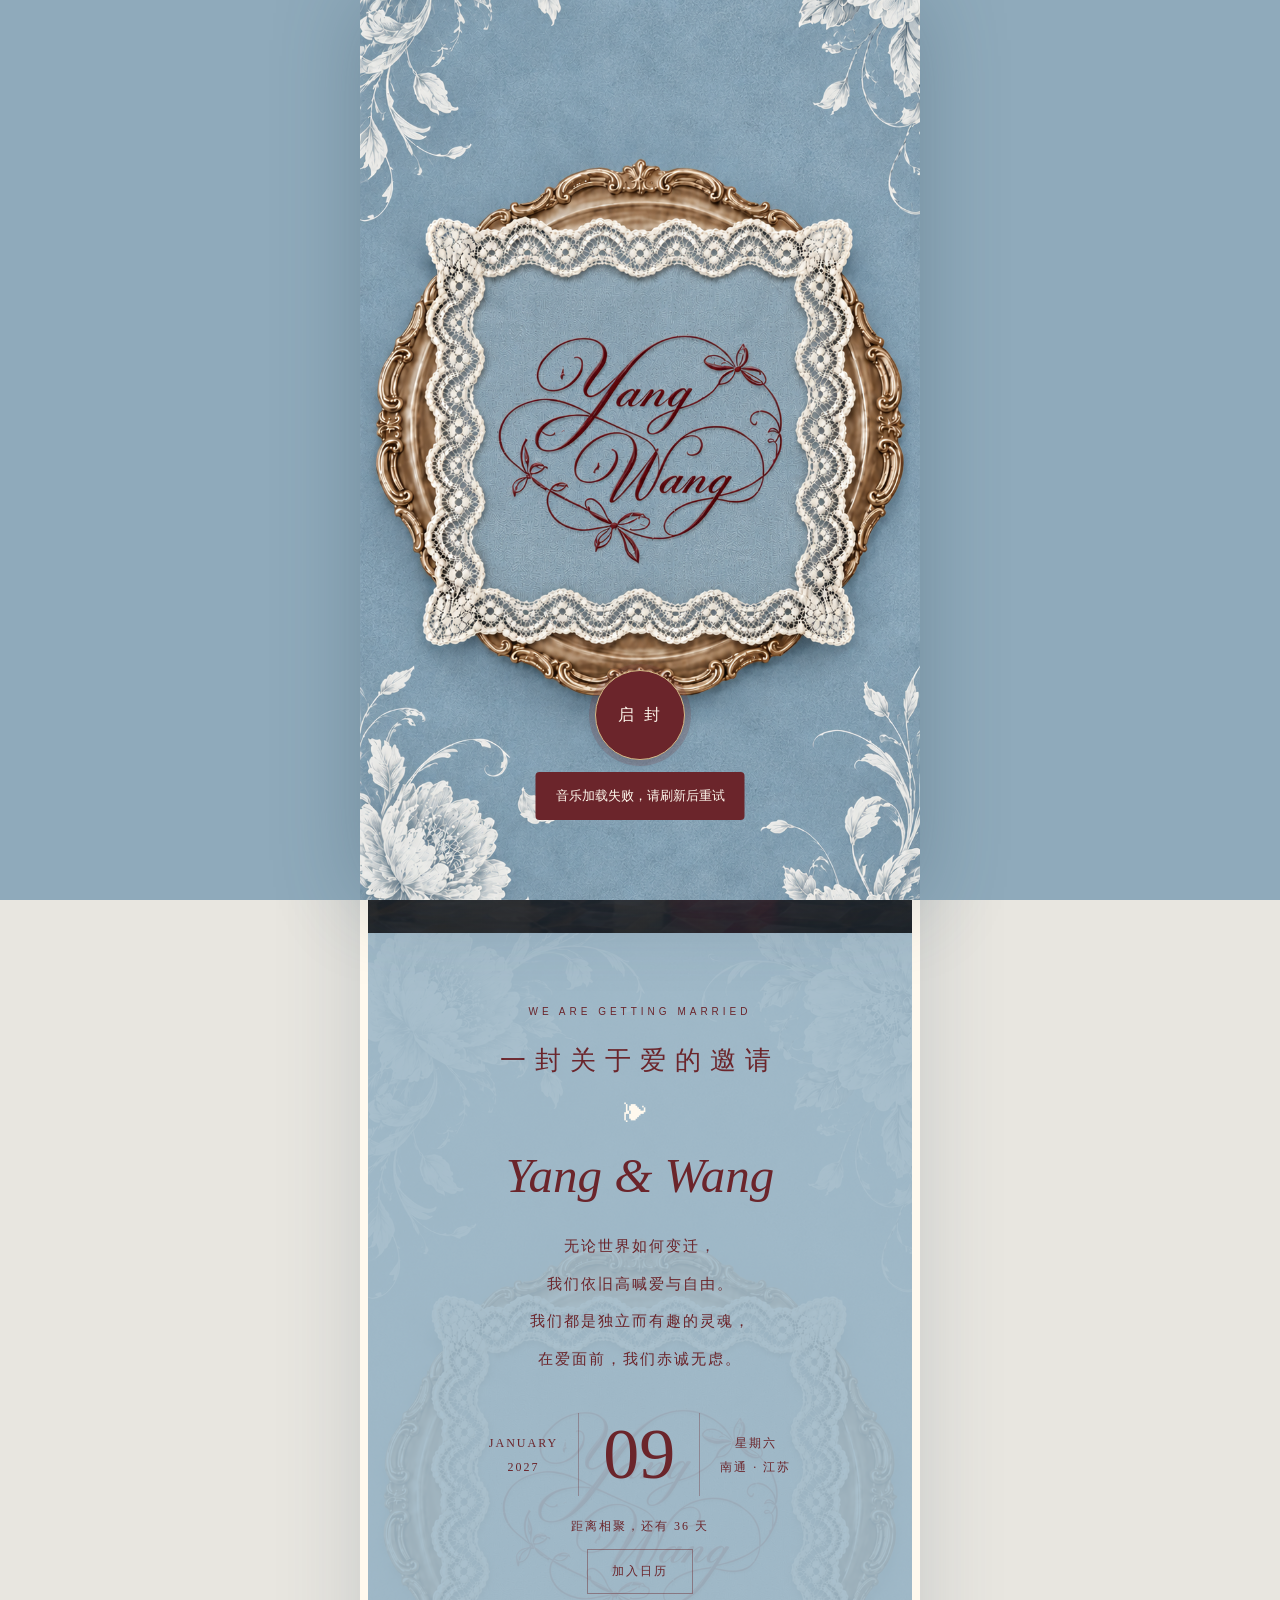
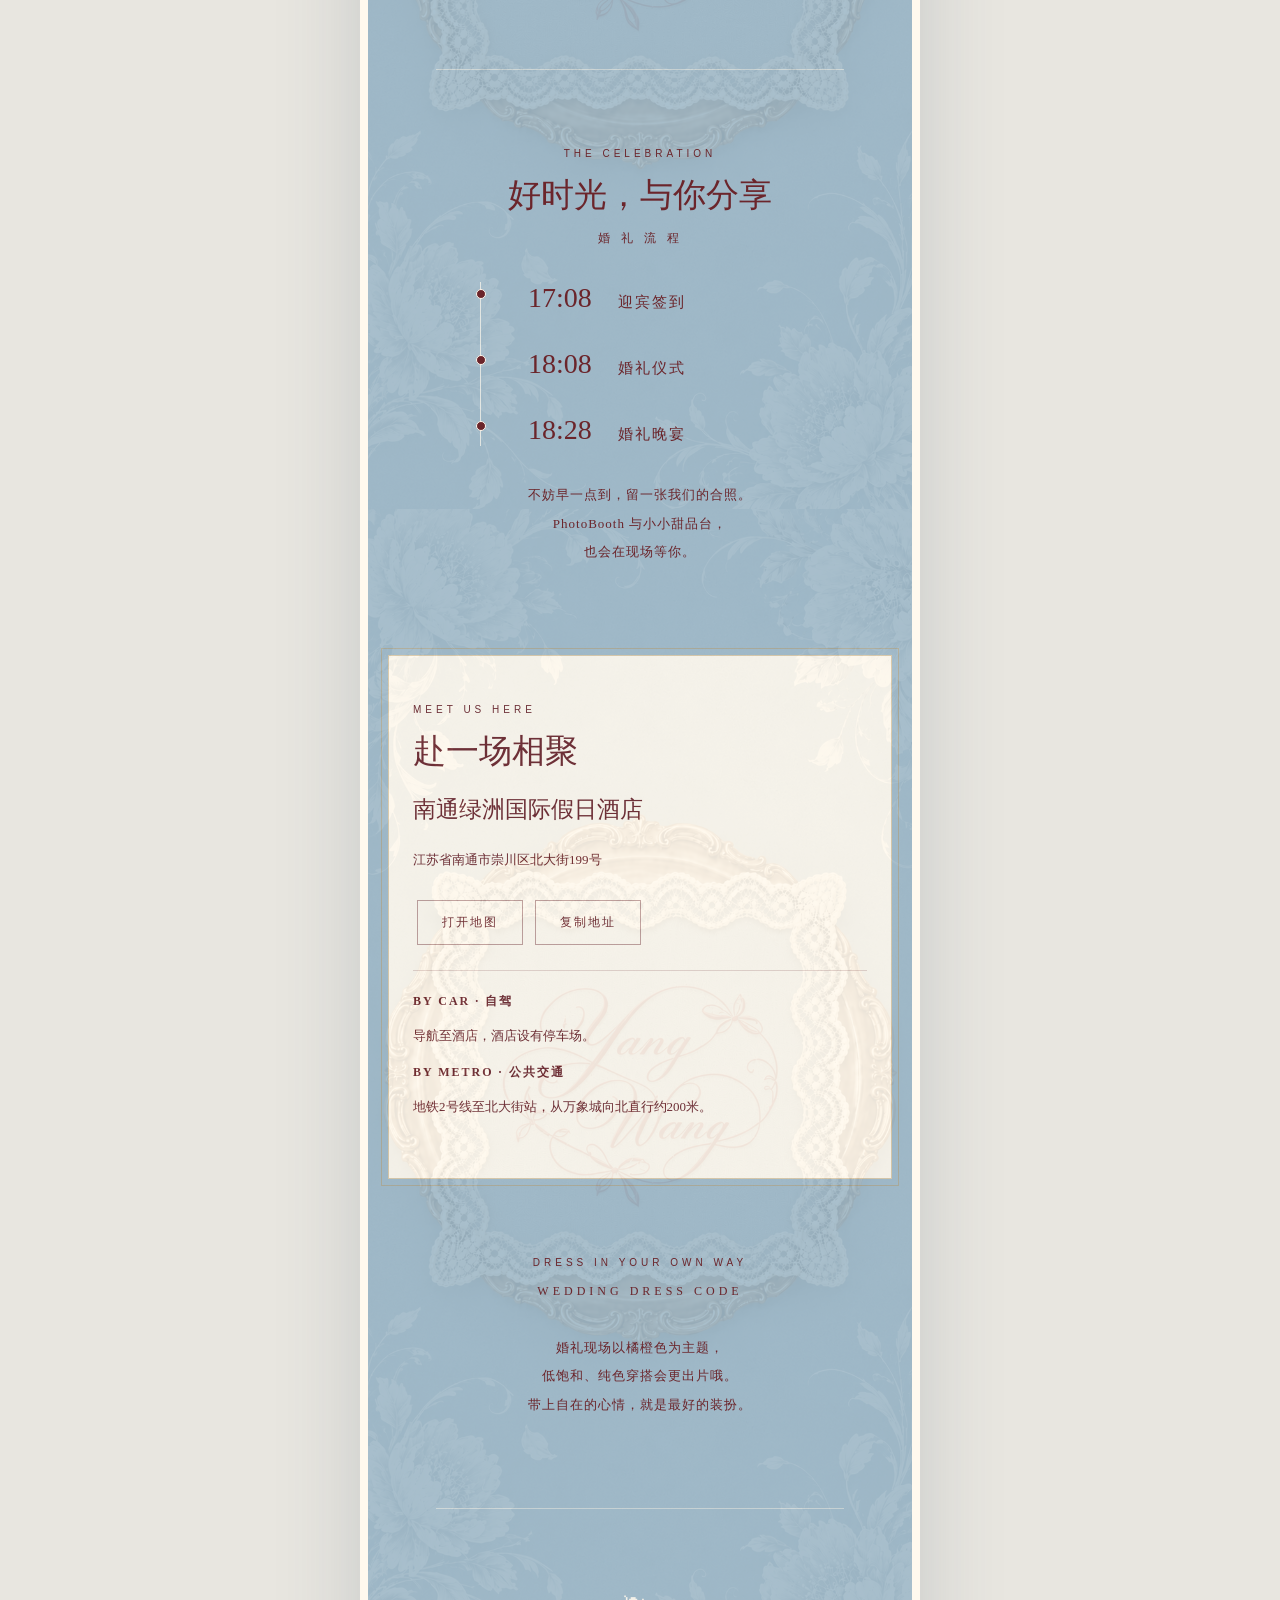
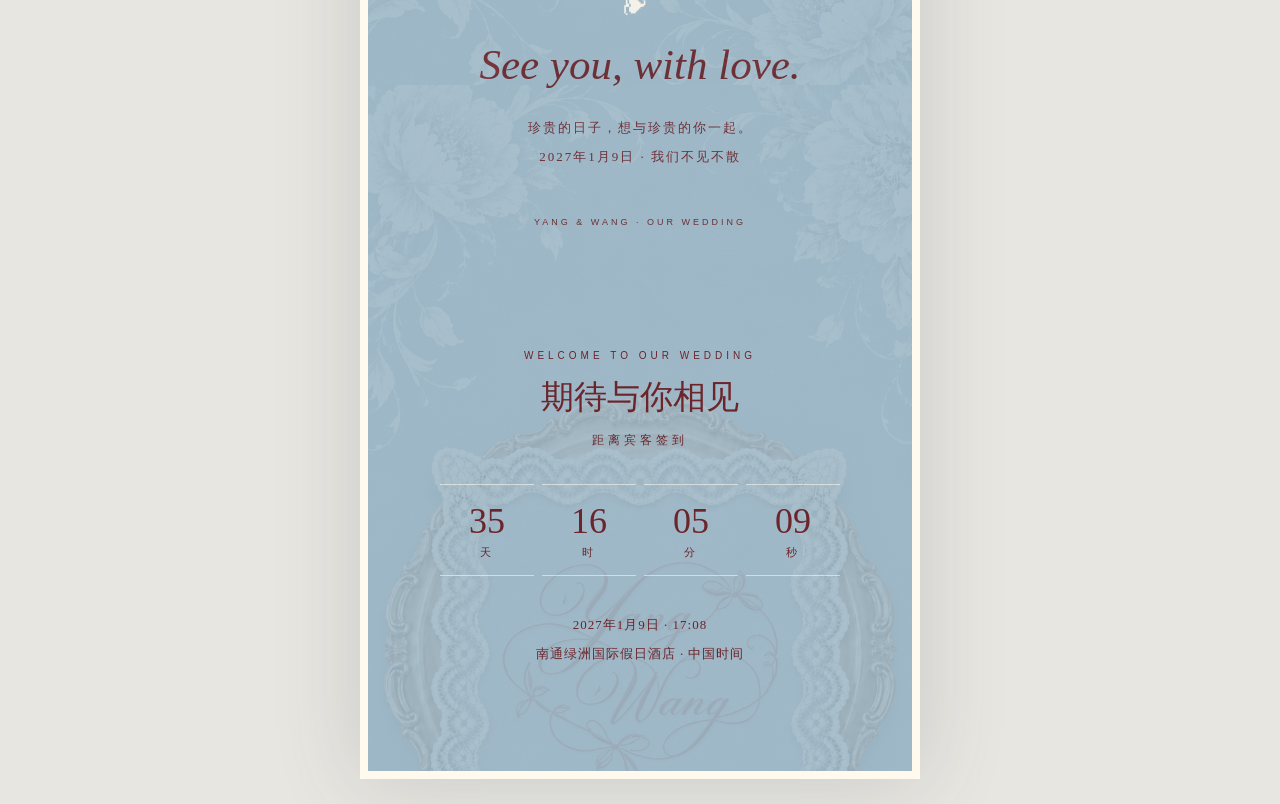
<file: index.html>
<!doctype html>
<html lang="zh-CN">
<head>
  <meta charset="utf-8">
  <meta name="viewport" content="width=device-width,initial-scale=1">
  <meta name="theme-color" content="#91adbe">
  <title>Welcome to Our Wedding · Yang &amp; Wang</title>
  <meta name="description" content="Welcome to Our Wedding · Yang &amp; Wang · 2027年1月9日 · 南通">
  <meta property="og:title" content="Welcome to Our Wedding">
  <meta property="og:description" content="Yang &amp; Wang · 2027年1月9日 · 南通。诚邀您见证我们的婚礼。">
  <meta property="og:type" content="website">
  <!-- Relative URLs work locally. Run tools/set_site_url.py for absolute share URLs before sharing a deployed site. -->
  <meta property="og:url" content="./">
  <meta property="og:image" content="./assets/images/share-cover.jpg">
  <meta property="og:image:width" content="240">
  <meta property="og:image:height" content="240">
  <meta property="og:image:type" content="image/jpeg">
  <meta property="og:image:alt" content="Yang &amp; Wang 婚礼请柬封面">
  <meta name="twitter:card" content="summary">
  <meta name="twitter:title" content="Welcome to Our Wedding">
  <meta name="twitter:image" content="./assets/images/share-cover.jpg">
  <link rel="image_src" href="./assets/images/share-cover.jpg">
  <link rel="canonical" href="./">
  <link rel="icon" href="./assets/images/share-cover.jpg" type="image/jpeg">
  <link rel="stylesheet" href="./css/styles.css">
  <script defer src="./js/config.js"></script>
  <script defer src="./js/app.js"></script>
</head>
<body>

<div class="gate" id="gate" role="dialog" aria-modal="true" aria-label="婚礼邀请函封面" hidden>
<div class="cover">
<button class="seal" id="open" aria-label="打开婚礼邀请函">启 封</button><small>A LETTER FOR YOU</small></div></div>
<main class="invite" id="invitationContent">
<header class="hero" id="home">
<div class="topbar"><span>YANG & WANG</span><span>09 · 01 · 2027</span></div><img src="./assets/images/couple.jpg" alt="新郎与新娘的婚纱合照">
<div class="hero-bottom">
<div class="eyebrow">Together with you</div>
<h1>岁岁 · 与共</h1>
<p>诚邀您见证我们的婚礼</p>
<a class="scroll" href="#invitation" aria-label="向下阅读邀请函">↓</a></div></header>
<div class="paper">
<section class="section intro reveal" id="invitation">
<div class="eyebrow">We are getting married</div>
<h2>一封关于爱的邀请</h2>
<div class="ornament">❧</div>
<h3 class="script">Yang & Wang</h3>
<p class="quote">无论世界如何变迁，<br>我们依旧高喊爱与自由。<br>我们都是独立而有趣的灵魂，<br>在爱面前，我们赤诚无虑。</p>
<div class="date"><span>JANUARY<br>2027</span><strong>09</strong><span>星期六<br>南通 · 江苏</span></div>
<div class="countdown" id="countdown"></div>
<a class="outline" href="./wedding.ics" id="calendarLink">加入日历</a></section>
<div class="divider"></div>
<section class="section reveal">
<div class="eyebrow">The celebration</div>
<h2 class="heading">好时光，与你分享</h2>
<p class="sub">婚 礼 流 程</p>
<div class="timeline">
<div class="event">
<time>17:08</time><span>迎宾签到</span></div>
<div class="event">
<time>18:08</time><span>婚礼仪式</span></div>
<div class="event">
<time>18:28</time><span>婚礼晚宴</span></div></div>
<p class="note">不妨早一点到，留一张我们的合照。<br>PhotoBooth 与小小甜品台，<br>也会在现场等你。</p></section>
<section class="venue reveal">
<div class="eyebrow">Meet us here</div>
<h2 class="heading">赴一场相聚</h2>
<h3>南通绿洲国际假日酒店</h3>
<p>江苏省南通市崇川区北大街199号</p>
<a class="outline" href="https://uri.amap.com/search?keyword=%E5%8D%97%E9%80%9A%E7%BB%BF%E6%B4%B2%E5%9B%BD%E9%99%85%E5%81%87%E6%97%A5%E9%85%92%E5%BA%97&city=%E5%8D%97%E9%80%9A&callnative=1" target="_blank" rel="noopener">打开地图</a>
<button class="outline" id="copy">复制地址</button>
<div class="transport"><b>BY CAR · 自驾</b>
<p>导航至酒店，酒店设有停车场。</p><b>BY METRO · 公共交通</b>
<p>地铁2号线至北大街站，从万象城向北直行约200米。</p></div></section>
<section class="section reveal">
<div class="eyebrow">Dress in your own way</div>
<p class="sub">WEDDING DRESS CODE</p>
<p class="note">婚礼现场以橘橙色为主题，<br>低饱和、纯色穿搭会更出片哦。<br>带上自在的心情，就是最好的装扮。</p></section>
<div class="divider"></div>
<footer class="closing reveal">
<div class="ornament">❧</div>
<div class="script">See you, with love.</div>
<p>珍贵的日子，想与珍贵的你一起。<br>2027年1月9日 · 我们不见不散</p>
<div class="footer">YANG & WANG · OUR WEDDING</div></footer>
<section class="section final-countdown reveal">
<div class="eyebrow">WELCOME TO OUR WEDDING</div>
<h2 class="heading">期待与你相见</h2>
<p class="sub">距离宾客签到</p>
<div class="countdown-grid" id="guestCountdown" role="timer" aria-label="距离宾客签到的天时分秒" aria-live="off">
<div><strong data-countdown="days">--</strong><span>天</span></div>
<div><strong data-countdown="hours">--</strong><span>时</span></div>
<div><strong data-countdown="minutes">--</strong><span>分</span></div>
<div><strong data-countdown="seconds">--</strong><span>秒</span></div></div>
<p class="note">2027年1月9日 · 17:08<br>南通绿洲国际假日酒店 · 中国时间</p></section></div></main>
<button class="replay" id="replay" aria-label="重新播放启封动画">↺</button>
<div class="music-panel" id="musicControls">
<button id="musicToggle" aria-label="播放背景音乐" aria-pressed="false">播放音乐</button></div>
<audio id="bgm" src="./assets/audio/yujunshu.m4a" loop preload="metadata" playsinline></audio>
<div class="toast" id="toast" role="status"></div>
<noscript><p class="note" style="text-align:center">启用 JavaScript 可查看开场动画、实时倒计时和背景音乐。婚礼信息、地图及日历链接仍可使用。</p></noscript>
</body>
</html>
</file>
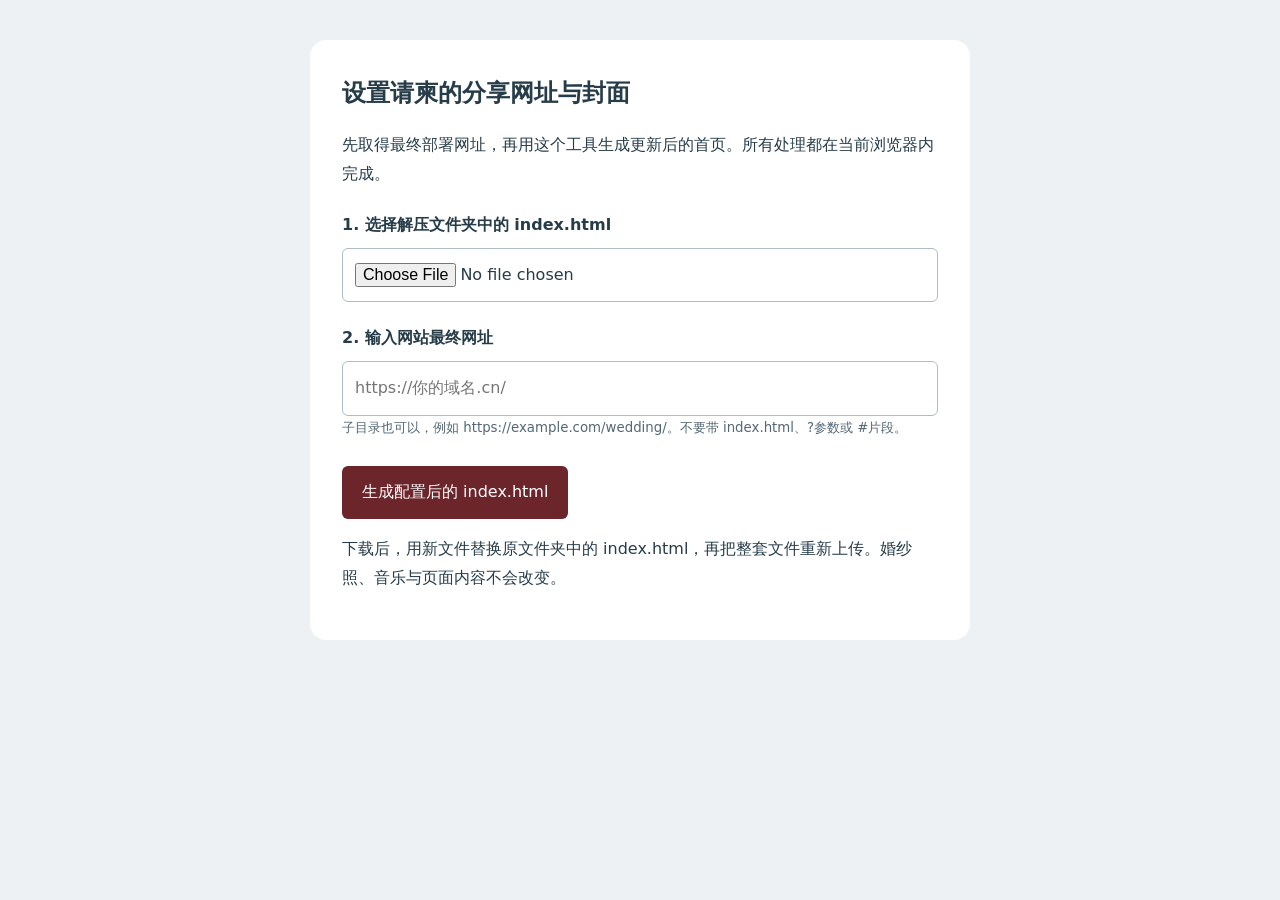
<file: tools/configure-share.html>
<!doctype html>
<html lang="zh-CN">
<head>
  <meta charset="utf-8">
  <meta name="viewport" content="width=device-width,initial-scale=1">
  <title>设置婚礼请柬分享网址</title>
  <style>
    * { box-sizing: border-box; }
    body { margin: 0; padding: 40px 20px; background: #edf1f3; color: #263c49; font: 16px/1.8 system-ui,sans-serif; }
    main { max-width: 660px; margin: auto; background: white; padding: 32px; border-radius: 16px; }
    h1 { font-size: 24px; margin-top: 0; }
    label { display: block; margin: 22px 0 8px; font-weight: 600; }
    input { width: 100%; padding: 12px; font: inherit; border: 1px solid #adbdc8; border-radius: 6px; }
    button { margin-top: 26px; padding: 12px 20px; background: #6b252b; color: white; border: 0; border-radius: 6px; font: inherit; cursor: pointer; }
    small { display: block; color: #536775; }
    #status { white-space: pre-line; }
  </style>
</head>
<body>
<main>
  <h1>设置请柬的分享网址与封面</h1>
  <p>先取得最终部署网址，再用这个工具生成更新后的首页。所有处理都在当前浏览器内完成。</p>
  <form id="form">
    <label for="file">1. 选择解压文件夹中的 index.html</label>
    <input id="file" type="file" accept=".html,text/html" required>
    <label for="site">2. 输入网站最终网址</label>
    <input id="site" type="url" placeholder="https://你的域名.cn/" required>
    <small>子目录也可以，例如 https://example.com/wedding/。不要带 index.html、?参数或 #片段。</small>
    <button type="submit">生成配置后的 index.html</button>
  </form>
  <p id="status" role="status"></p>
  <p>下载后，用新文件替换原文件夹中的 index.html，再把整套文件重新上传。婚纱照、音乐与页面内容不会改变。</p>
</main>
<script>
"use strict";
function configureShare(html, rawUrl) {
  var url = new URL(rawUrl.trim());
  if (!/^https?:$/.test(url.protocol) || !url.hostname || url.username || url.password || url.search || url.hash) {
    throw new Error("请输入完整的 http(s) 网址，不要带登录信息、?参数或 #片段。");
  }
  if (/\.html?$/i.test(url.pathname)) {
    throw new Error("请输入网站文件夹的网址，不要附加 index.html。");
  }
  url.pathname = url.pathname.replace(/\/+$/, "") + "/";
  var page = url.href;
  var image = new URL("assets/images/share-cover.jpg", page).href;
  var fields = [
    [/(<meta property="og:url" content=")[^"]*(")/g, page],
    [/(<meta property="og:image" content=")[^"]*(")/g, image],
    [/(<meta name="twitter:image" content=")[^"]*(")/g, image],
    [/(<link rel="image_src" href=")[^"]*(")/g, image],
    [/(<link rel="canonical" href=")[^"]*(")/g, page],
  ];
  fields.forEach(function (field) {
    var count = 0;
    var escaped = field[1].replace(/&/g, "&amp;").replace(/"/g, "&quot;").replace(/</g, "&lt;").replace(/>/g, "&gt;");
    html = html.replace(field[0], function (_, before, after) { count++; return before + escaped + after; });
    if (count !== 1) { throw new Error("所选文件缺少请柬分享标签，请选择本文件夹中的 index.html。"); }
  });
  return { html: html, page: page };
}
document.getElementById("form").addEventListener("submit", async function (event) {
  event.preventDefault();
  var status = document.getElementById("status");
  try {
    var file = document.getElementById("file").files[0];
    if (!file) { throw new Error("请先选择 index.html。"); }
    var result = configureShare(await file.text(), document.getElementById("site").value);
    var download = document.createElement("a");
    var blobUrl = URL.createObjectURL(new Blob([result.html], { type: "text/html;charset=utf-8" }));
    download.href = blobUrl;
    download.download = "index.html";
    document.body.appendChild(download);
    download.click();
    download.remove();
    setTimeout(function () { URL.revokeObjectURL(blobUrl); }, 30000);
    status.textContent = "已生成首页，分享网址：" + result.page + "\n请用下载文件替换原 index.html，然后重新上传。若文件名带有 (1)，请改回 index.html。";
  } catch (error) { status.textContent = "配置未完成：" + error.message; }
});
</script>
</body>
</html>
</file>
<file: css/styles.css>
/* Original blue invitation design, extracted from published version 15. */
:root {
  --blue:#a1bac9;
  --wine:#6b252b;
  --ivory:#fff9ee;
  --gold:#b79965;
}
* {
  box-sizing:border-box;
}
html {
  scroll-behavior:smooth;
}
body {
  margin:0;
  background:#e8e6e0;
  color:var(--wine);
  font-family:Georgia,'Songti SC','Noto Serif CJK SC',serif;
}
button,a {
  -webkit-tap-highlight-color:transparent;
}
button {
  font:inherit;
  cursor:pointer;
}
a {
  color:inherit;
}
button:focus-visible,a:focus-visible {
  outline:3px solid #b79965;
  outline-offset:5px;
}
.invite {
  max-width:560px;
  margin:auto;
  background:var(--blue);
  box-shadow:0 0 80px #334b5e30;
  overflow:hidden;
  position:relative;
}
.gate {
  position:fixed;
  inset:0;
  z-index:20;
  background:#8faabb;
  display:grid;
  place-items:center;
  transition:opacity 1.2s,visibility 1.2s;
}
.gate.open {
  opacity:0;
  visibility:hidden;
  pointer-events:none;
}
.cover {
  height:100dvh;
  width:min(100%,560px);
  background:url('../assets/images/invitation-cover.png') center/cover no-repeat;
  display:flex;
  align-items:center;
  justify-content:flex-end;
  flex-direction:column;
  padding-bottom:11vh;
}
.seal {
  background:var(--wine);
  color:var(--ivory);
  border:1px solid #d4b987;
  border-radius:50%;
  width:90px;
  height:90px;
  box-shadow:0 0 0 6px #782c3330,0 5px 15px #304c5e44;
  letter-spacing:3px;
  animation:breathe 3s infinite;
}
.cover small {
  margin-top:25px;
  color:#fff9ee;
  letter-spacing:4px;
  text-shadow:0 1px 5px #304352;
}
.topbar {
  position:absolute;
  top:25px;
  left:25px;
  right:25px;
  z-index:2;
  display:flex;
  justify-content:space-between;
  color:var(--ivory);
  font-size:10px;
  letter-spacing:3px;
}
.hero {
  height:94dvh;
  min-height:660px;
  max-height:1000px;
  position:relative;
  background:#373635;
}
.hero img {
  width:100%;
  height:100%;
  object-fit:cover;
  object-position:50% 47%;
  animation:photo 16s ease-in-out infinite alternate;
}
.hero:after {
  content:'';
  position:absolute;
  inset:0;
  background:linear-gradient(#0003,transparent 35%,transparent 55%,#17222bc4);
}
.hero-bottom {
  position:absolute;
  bottom:35px;
  left:15px;
  right:15px;
  z-index:1;
  color:var(--ivory);
  text-align:center;
}
.eyebrow {
  font:10px/1.8 Arial,sans-serif;
  letter-spacing:4px;
  text-transform:uppercase;
}
.hero-bottom h1 {
  font-size:49px;
  font-weight:400;
  letter-spacing:6px;
  margin:12px 0 18px;
}
.hero-bottom p {
  letter-spacing:6px;
  font-size:13px;
}
.scroll {
  display:block;
  margin-top:30px;
  font-size:22px;
  text-decoration:none;
  animation:float 2s infinite;
}
.paper {
  background:var(--blue);
  position:relative;
}
.paper:before {
  content:'';
  position:absolute;
  inset:0;
  background:url('../assets/images/invitation-cover.png') center top/100% auto;
  opacity:.09;
  pointer-events:none;
}
.section {
  position:relative;
  text-align:center;
  padding:75px 34px;
}
.reveal {
  opacity:1;
  transform:none;
  transition:opacity 1s,transform 1s;
}
.has-reveal .reveal:not(.shown) {
  opacity:0;
  transform:translateY(25px);
}
.reveal.shown {
  opacity:1;
  transform:none;
}
.ornament {
  font-size:26px;
  color:var(--ivory);
  letter-spacing:12px;
  margin:18px 0;
}
.intro {
  padding-top:70px;
}
.script {
  font-style:italic;
  font-weight:400;
  font-size:49px;
  margin:12px 0 24px;
}
.intro h2 {
  font-size:26px;
  letter-spacing:9px;
  font-weight:400;
}
.quote {
  font-size:15px;
  line-height:2.5;
  letter-spacing:2px;
}
.date {
  margin:35px 0 15px;
  display:flex;
  align-items:center;
  justify-content:center;
  gap:20px;
}
.date span {
  font-size:12px;
  line-height:2;
  letter-spacing:2px;
}
.date strong {
  font-weight:400;
  font-size:72px;
  border-left:1px solid #6b252b55;
  border-right:1px solid #6b252b55;
  padding:0 24px;
}
.countdown {
  font-size:12px;
  letter-spacing:2px;
  margin-top:22px;
}
.outline {
  display:inline-block;
  background:transparent;
  border:1px solid #6b252b70;
  color:var(--wine);
  padding:13px 24px;
  letter-spacing:2px;
  text-decoration:none;
  font-size:12px;
  margin:14px 4px 0;
}
.outline:hover {
  background:#fff8e935;
}
.divider {
  width:75%;
  height:1px;
  background:#f9f4e380;
  margin:auto;
}
.heading {
  font-size:33px;
  font-weight:400;
  margin:10px 0;
}
.sub {
  font-size:12px;
  letter-spacing:4px;
  margin:12px 0 35px;
}
.timeline {
  max-width:320px;
  margin:auto;
  text-align:left;
  padding-left:23px;
  border-left:1px solid #fff9eeb0;
}
.event {
  position:relative;
  padding:0 0 34px 24px;
  display:flex;
  align-items:baseline;
  gap:26px;
}
.event:last-child {
  padding-bottom:0;
}
.event:before {
  content:'';
  position:absolute;
  left:-28px;
  top:7px;
  width:8px;
  height:8px;
  border:1px solid var(--ivory);
  border-radius:50%;
  background:var(--wine);
}
.event time {
  font-size:28px;
}
.event span {
  font-size:15px;
  letter-spacing:2px;
}
.note {
  font-size:13px;
  line-height:2.2;
  margin-top:35px;
  letter-spacing:1px;
}
.venue {
  background:var(--ivory);
  margin:0 20px;
  border:1px solid #b7996580;
  outline:1px solid #b7996580;
  outline-offset:6px;
  padding:45px 24px;
}
.venue h3 {
  font-size:23px;
  font-weight:400;
  line-height:1.6;
  margin:18px 0;
}
.venue p {
  font-size:13px;
  line-height:2;
}
.transport {
  text-align:left;
  border-top:1px solid #6b252b30;
  padding-top:20px;
  margin-top:25px;
}
.transport b {
  font-size:12px;
  letter-spacing:2px;
}
.closing {
  padding:65px 30px 100px;
  text-align:center;
}
.closing .script {
  font-size:43px;
}
.closing p {
  font-size:13px;
  line-height:2.3;
  letter-spacing:2px;
}
.footer {
  font:9px Arial;
  letter-spacing:3px;
  margin-top:45px;
}
.petal {
  position:fixed;
  z-index:21;
  pointer-events:none;
  top:-30px;
  background:#fff9eec0;
  border-radius:80% 0 80% 0;
  animation:fall linear infinite;
}
.replay {
  position:fixed;
  right:18px;
  bottom:20px;
  z-index:5;
  width:43px;
  height:43px;
  background:#fff9eedd;
  border:1px solid #b7996580;
  border-radius:50%;
  color:var(--wine);
  font-size:20px;
}
.toast {
  position:fixed;
  bottom:80px;
  left:50%;
  transform:translateX(-50%);
  background:var(--wine);
  color:var(--ivory);
  padding:13px 20px;
  border-radius:4px;
  z-index:30;
  font-size:13px;
  opacity:0;
  transition:.3s;
  pointer-events:none;
}
.toast.show {
  opacity:1;
}
@keyframes fall {
  to {
    transform:translate(90px,110vh) rotate(440deg);
  }
}
@keyframes float {
  50% {
    transform:translateY(7px);
  }
}
@keyframes breathe {
  50% {
    box-shadow:0 0 0 12px #782c3310,0 5px 15px #304c5e44;
  }
}
@keyframes photo {
  to {
    transform:scale(1.045);
  }
}
@media(min-width:700px) {
  body {
    padding:25px 0;
  }
  .invite {
    border:8px solid #fff9ee;
  }
  .hero {
    height:900px;
  }
  .gate .cover {
    box-shadow:0 0 80px #334b5e50;
  }
}
@media(prefers-reduced-motion:reduce) {
  * {
    animation:none!important;
    scroll-behavior:auto!important;
    transition:none!important;
  }
  .reveal {
    opacity:1;
    transform:none;
  }
}
.music-panel {
  position:fixed;
  left:16px;
  bottom:18px;
  z-index:6;
  display:flex;
  gap:6px;
  max-width:calc(100vw - 85px);
}
.music-panel button {
  background:#fff9eeee;
  border:1px solid #b7996580;
  border-radius:22px;
  color:var(--wine);
  padding:11px 15px;
  font-size:12px;
}
.music-panel button:disabled {
  opacity:.5;
  cursor:default;
}
.final-countdown {
  padding-top:20px;
  padding-bottom:90px;
}
.countdown-grid {
  display:grid;
  grid-template-columns:repeat(4,1fr);
  gap:8px;
  margin:25px auto;
  max-width:400px;
}
.countdown-grid strong {
  display:block;
  font-size:36px;
  font-weight:400;
  font-variant-numeric:tabular-nums;
}
.countdown-grid span {
  font-size:11px;
  letter-spacing:3px;
}
.countdown-grid div {
  padding:15px 0;
  border-top:1px solid #fff9ee90;
  border-bottom:1px solid #fff9ee90;
}

/* Progressive enhancement and small-screen compatibility. */
[hidden] { display: none !important; }
.cover { min-height: 100vh; height: 100vh; }
@supports (height: 100dvh) { .cover { min-height: 100dvh; height: 100dvh; } }
.toast { max-width: calc(100vw - 32px); text-align: center; line-height: 1.7; }
@media (max-width: 360px) {
  .section { padding-left: 24px; padding-right: 24px; }
  .date { gap: 12px; }
  .date strong { padding-left: 17px; padding-right: 17px; }
  .event { gap: 18px; }
  .heading { font-size: 29px; }
  .countdown-grid strong { font-size: 30px; }
}
@media (prefers-reduced-motion: reduce) {
  .has-reveal .reveal:not(.shown) { opacity: 1; transform: none; }
}
</file>
